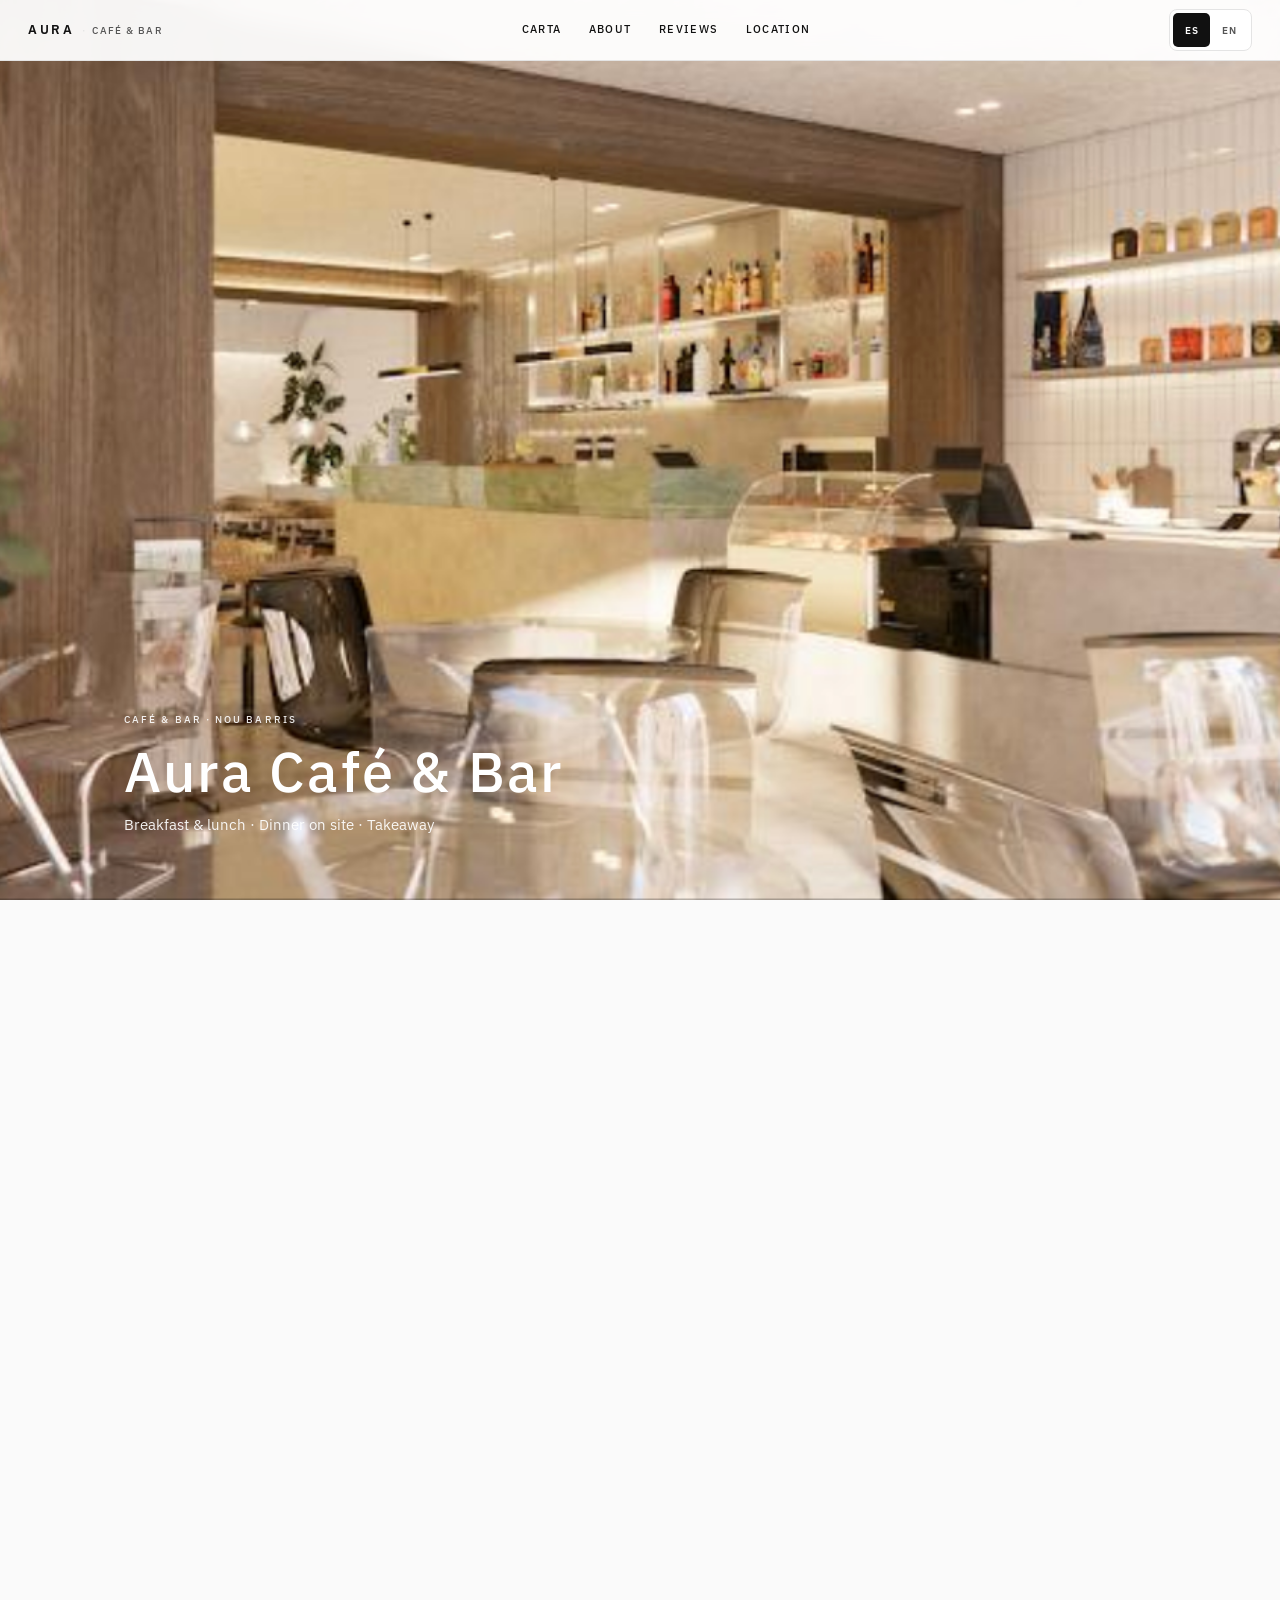
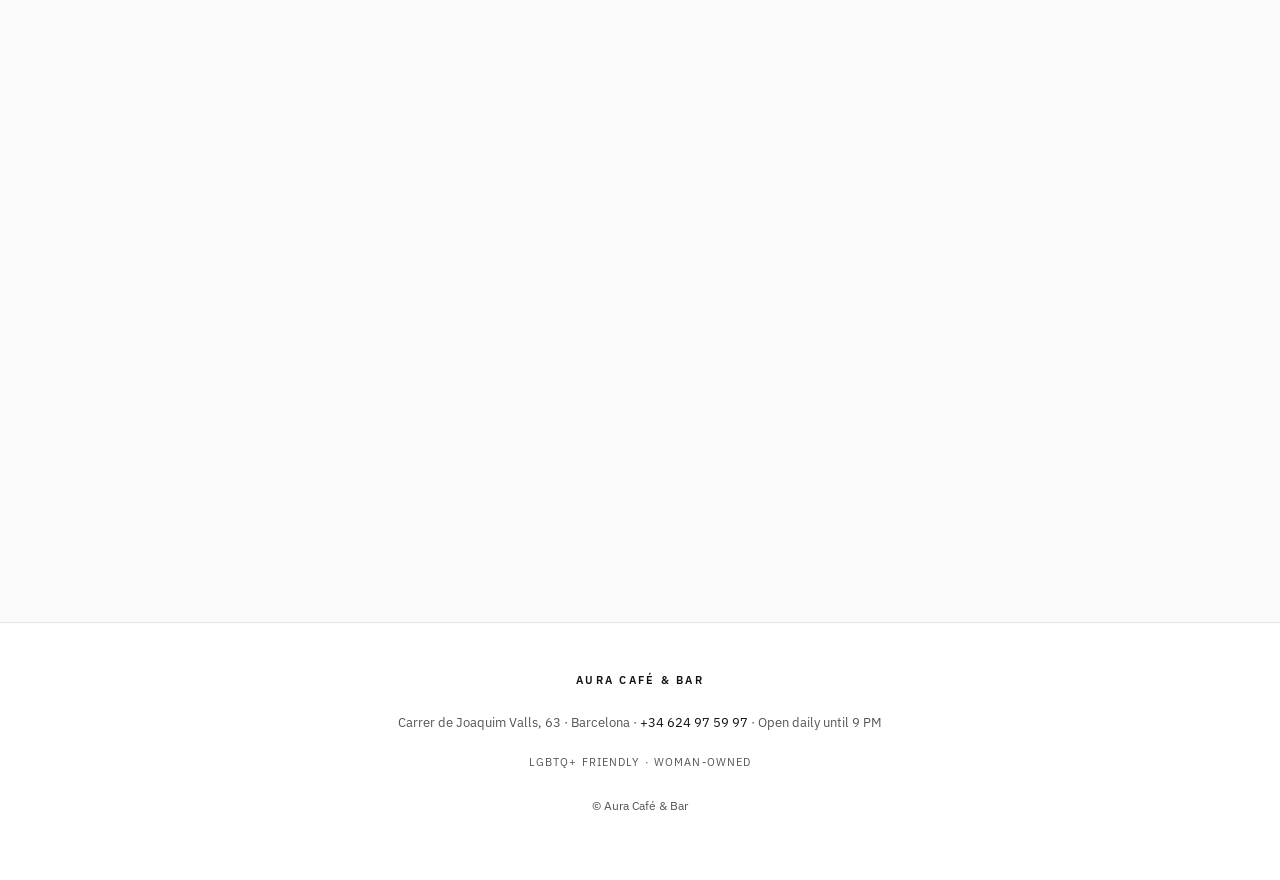
<file: index.html>
<!DOCTYPE html>
<html lang="es">
  <head>
    <meta charset="utf-8" />
    <meta name="viewport" content="width=device-width, initial-scale=1" />
    <meta
      name="description"
      content="Aura Café &amp; Bar — breakfast and lunch in Nou Barris, Barcelona. Woman-owned, LGBTQ+ friendly."
    />
    <title>Aura Café &amp; Bar</title>
    <link rel="preconnect" href="https://fonts.googleapis.com" />
    <link rel="preconnect" href="https://fonts.gstatic.com" crossorigin />
    <link
      href="https://fonts.googleapis.com/css2?family=IBM+Plex+Sans:wght@400;500&display=swap"
      rel="stylesheet"
    />
    <link rel="stylesheet" href="styles.css" />
  </head>
  <body>
    <a class="skip-link" href="#main-content">Skip to content</a>

    <header class="site-header" id="top">
      <a class="site-header__logo" href="index.html" aria-label="Aura Café &amp; Bar — home">
        <span class="site-header__logo-mark">Aura</span>
        <span class="site-header__logo-sub">Café &amp; Bar</span>
      </a>
      <nav class="site-header__nav" aria-label="Primary">
        <ul>
          <li><a href="menu.html" data-i18n="nav.menu">Carta</a></li>
          <li><a href="#about">About</a></li>
          <li><a href="#reviews">Reviews</a></li>
          <li><a href="#location">Location</a></li>
        </ul>
      </nav>
      <div class="lang-switch" role="group" data-i18n-aria="lang.switchLabel" aria-label="Idioma de la carta">
        <button type="button" class="lang-switch__btn is-active" data-lang="es" aria-pressed="true">ES</button>
        <button type="button" class="lang-switch__btn" data-lang="en" aria-pressed="false">EN</button>
      </div>
    </header>

    <section class="hero" aria-label="Welcome">
      <div class="hero__slideshow" aria-hidden="true">
        <img
          class="hero__slide is-active"
          src="images/interior.png"
          alt=""
          width="1064"
          height="594"
          fetchpriority="high"
        />
        <img
          class="hero__slide"
          src="images/drinks.png"
          alt=""
          width="1200"
          height="675"
          loading="lazy"
        />
        <img
          class="hero__slide"
          src="images/breakfast-bowl.png"
          alt=""
          width="1200"
          height="675"
          loading="lazy"
        />
        <img
          class="hero__slide"
          src="images/pancakes.png"
          alt=""
          width="1200"
          height="675"
          loading="lazy"
        />
      </div>
      <p class="visually-hidden" id="hero-visual-desc">
        Photos of Aura Café &amp; Bar: dining room with counter, drinks, brunch bowls, and pancakes.
      </p>
      <div class="hero__overlay" aria-hidden="true"></div>
      <div class="hero__content">
        <p class="hero__eyebrow">Café &amp; Bar · Nou Barris</p>
        <h1 class="hero__title">Aura Café &amp; Bar</h1>
        <p class="hero__tagline">Breakfast &amp; lunch · Dinner on site · Takeaway</p>
      </div>
    </section>

    <main id="main-content">
      <section id="menu" class="section scroll-reveal menu-teaser" aria-labelledby="menu-heading">
        <p class="section__label" id="menu-label" data-i18n="menu.label">Carta</p>
        <h2 class="section__title" id="menu-heading" data-i18n="menu.title">Nuestra carta</h2>
        <div class="menu-teaser__body prose">
          <p data-i18n="menu.teaser.lead">
            Brunch, pancakes, tostadas, smoothies y café de especialidad — carta variada para desayunar y comer en
            barrio.
          </p>
          <p data-i18n="menu.teaser.detail">Precios y alérgenos en la carta completa en español e inglés.</p>
          <p class="menu-teaser__actions">
            <a class="menu-teaser__cta" href="menu.html" data-i18n="menu.teaser.cta">Ver carta completa</a>
          </p>
        </div>
      </section>

      <section id="about" class="section section--alt scroll-reveal" aria-labelledby="about-heading">
        <p class="section__label">About</p>
        <h2 class="section__title" id="about-heading">Your neighborhood table</h2>

        <div class="photo-strip" role="group" aria-label="Aura Café interior">
          <figure class="photo-strip__main">
            <img
              loading="lazy"
              src="images/interior.png"
              alt="Cozy dining area at Aura Café &amp; Bar with natural light, greenery, and an inviting neighborhood feel"
              width="1064"
              height="594"
            />
            <figcaption>Mornings, lunch, and evenings in Nou Barris</figcaption>
          </figure>
          <figure class="photo-strip__main">
            <img
              loading="lazy"
              src="images/interior-dining.png"
              alt="Counter and dining area at Aura Café &amp; Bar"
              width="376"
              height="374"
            />
            <figcaption>Neighborhood counter service</figcaption>
          </figure>
        </div>

        <div class="prose">
          <p>
            Aura Café &amp; Bar is a neighborhood spot in Nou Barris where mornings start with good coffee
            and afternoons linger over simple, honest food. We serve breakfast and lunch daily, with dinner
            on site and takeaway when you are on the go.
          </p>
          <p>
            Our kitchen focuses on approachable plates, fresh pastries, and sandwiches made to order — the
            kind of place where regulars are greeted by name and newcomers feel at home right away.
          </p>
          <p class="values">
            <span class="values__line">LGBTQ+ friendly</span>
            <span class="values__line">Woman-owned business</span>
          </p>
        </div>
      </section>

      <section id="reviews" class="section scroll-reveal" aria-labelledby="reviews-heading">
        <p class="section__label">Reviews</p>
        <h2 class="section__title" id="reviews-heading">What guests say</h2>

        <div class="reviews-summary" aria-label="Average 4,9 out of 5 from 142 reviews">
          <div class="reviews-summary__stars" aria-hidden="true">★★★★★</div>
          <p class="reviews-summary__score">4,9</p>
          <p class="reviews-summary__meta">142 reviews</p>
        </div>

        <p class="reviews-carousel-hint" id="reviews-carousel-hint">
          Pasan solas de izquierda a derecha · toca para leer
        </p>

        <div
          class="reviews-carousel"
          role="region"
          aria-roledescription="carousel"
          aria-label="Guest reviews"
          aria-describedby="reviews-carousel-hint"
          tabindex="0"
        >
          <div class="review-list" data-reviews-track>
          <article class="review-card">
            <header class="review-card__head">
              <span class="review-card__name">andreina cristancho</span>
              <span class="review-card__stars" aria-label="5 out of 5 stars">
                <span aria-hidden="true">★★★★★</span>
              </span>
            </header>
            <blockquote class="review-card__quote" lang="es">
              Me encantó! Comí con mi amiga, la pasamos súper rico, la comida deliciosa, el brunch super
              completo y muy rico. La atención excelente, las chicas son un amor y muy atentas. Volveremos,
              definitivamente nos encantó.
            </blockquote>
            <time class="review-card__date" datetime="2026-11-06">1 week ago</time>
          </article>

          <article class="review-card">
            <header class="review-card__head">
              <span class="review-card__name">Veronica Echeverri</span>
              <span class="review-card__stars" aria-label="5 out of 5 stars">
                <span aria-hidden="true">★★★★★</span>
              </span>
            </header>
            <blockquote class="review-card__quote" lang="es">
              Una experiencia maravillosa desde que cruzas la puerta. Personal amable y atento — Daniel en
              sala, la barra encantadora. Ambiente cálido, decoración acogedora, aire acondicionado perfecto. La
              comida, la calidad: menú disponible todos los días, humus en su punto, ensalada con serrano
              riquísima. Si quieres un buen brunch, no dudes en venir a Aura. A partir de ahora, nuestro lugar
              favorito.
            </blockquote>
            <time class="review-card__date" datetime="2026-09-13">2 months ago</time>
          </article>

          <article class="review-card">
            <header class="review-card__head">
              <span class="review-card__name">Astrid</span>
              <span class="review-card__stars" aria-label="5 out of 5 stars">
                <span aria-hidden="true">★★★★★</span>
              </span>
            </header>
            <blockquote class="review-card__quote" lang="en">
              Great value for money! This is the best brunch spot I've ever tried. Both the yoghurt and main
              dishes are absolutely delicious, and the fruit is super fresh. Highly, highly recommend it.
            </blockquote>
            <time class="review-card__date" datetime="2026-10-13">1 month ago</time>
          </article>

          <article class="review-card">
            <header class="review-card__head">
              <span class="review-card__name">David</span>
              <span class="review-card__stars" aria-label="5 out of 5 stars">
                <span aria-hidden="true">★★★★★</span>
              </span>
            </header>
            <blockquote class="review-card__quote" lang="es">
              Buen sitio para desayunar rico, casero y de calidad. La carta es muy variada: tostadas con huevos
              benedict, croissants o pancakes. La atención es muy buena y el local está decorado con gusto. Sin
              duda una opción de barrio muy recomendable.
            </blockquote>
            <time class="review-card__date" datetime="2026-09-13">2 months ago</time>
          </article>

          <article class="review-card">
            <header class="review-card__head">
              <span class="review-card__name">Lu González</span>
              <span class="review-card__stars" aria-label="5 out of 5 stars">
                <span aria-hidden="true">★★★★★</span>
              </span>
            </header>
            <blockquote class="review-card__quote" lang="es">
              Es muy agradable el personal y atenta, una comida exquisita tanto dulce como salada. Una cosa muy
              importante es que son pet friendly.
            </blockquote>
            <time class="review-card__date" datetime="2026-10-30">2 weeks ago</time>
          </article>

          <article class="review-card">
            <header class="review-card__head">
              <span class="review-card__name">Cata Sánchez</span>
              <span class="review-card__stars" aria-label="5 out of 5 stars">
                <span aria-hidden="true">★★★★★</span>
              </span>
            </header>
            <blockquote class="review-card__quote" lang="es">
              Ya es la segunda vez que vamos a este brunch y es de mis favoritos en Barcelona. La atención 10/10,
              hay muy buen ambiente y se nota que todo lo sirven con cariño. Recomiendo los pancakes de frutos
              rojos y el matcha fresa. Sin duda volveré.
            </blockquote>
            <time class="review-card__date" datetime="2026-06-13">5 months ago</time>
          </article>

          <article class="review-card">
            <header class="review-card__head">
              <span class="review-card__name">Scid</span>
              <span class="review-card__stars" aria-label="4 out of 5 stars">
                <span aria-hidden="true">★★★★☆</span>
              </span>
            </header>
            <blockquote class="review-card__quote" lang="de">
              Sehr feiner Avocado-Toast mit Tomaten und Hummus. Plus grüner Salat als Beilage — lecker.
              Cappuccino mit Hafermilch; die Schablone mit Schokolade war nicht so meins.
            </blockquote>
            <time class="review-card__date" datetime="2026-04-13">7 months ago</time>
          </article>
          </div>
        </div>
      </section>

      <section id="location" class="section section--alt scroll-reveal" aria-labelledby="location-heading">
        <p class="section__label">Location</p>
        <h2 class="section__title" id="location-heading">Visit us</h2>

        <div class="location-details">
          <dl class="location-dl">
            <dt>Address</dt>
            <dd>
              Carrer de Joaquim Valls, 63<br />
              Nou Barris, 08016 Barcelona, Spain
            </dd>
            <dt>Phone</dt>
            <dd><a href="tel:+34624975997">+34 624 97 59 97</a></dd>
            <dt>Hours</dt>
            <dd>Open daily; closes <strong>9:00&nbsp;PM</strong> (confirm with staff for holidays).</dd>
            <dt>Price</dt>
            <dd>Most breakfast and lunch items <strong>1–10&nbsp;€</strong> per person.</dd>
          </dl>

          <p class="values values--footer">
            <span class="values__line">LGBTQ+ friendly</span>
            <span class="values__line">Woman-owned business</span>
          </p>
        </div>

        <div class="map-wrap">
          <iframe
            title="Map: Aura Café &amp; Bar, Carrer de Joaquim Valls 63, Barcelona"
            loading="lazy"
            referrerpolicy="no-referrer-when-downgrade"
            src="https://maps.google.com/maps?q=Carrer+de+Joaquim+Valls,+63,+08016+Barcelona,+Spain&amp;hl=en&amp;z=16&amp;output=embed"
          ></iframe>
        </div>
        <p class="map-alt">
          Also on
          <a
            href="https://www.openstreetmap.org/search?query=Carrer%20de%20Joaquim%20Valls%2063%208016%20Barcelona"
            target="_blank"
            rel="noopener noreferrer"
            >OpenStreetMap</a
          >
          · Plus code: <strong>C5VJ+97 Barcelona</strong>
        </p>
      </section>
    </main>

    <footer class="site-footer">
      <p class="site-footer__brand">Aura Café &amp; Bar</p>
      <p class="site-footer__meta">
        Carrer de Joaquim Valls, 63 · Barcelona ·
        <a href="tel:+34624975997">+34 624 97 59 97</a> · Open daily until 9&nbsp;PM
      </p>
      <p class="site-footer__values">LGBTQ+ friendly · Woman-owned</p>
      <p class="site-footer__copy">© Aura Café &amp; Bar</p>
    </footer>
    <script src="hero.js" defer></script>
    <script src="menu-i18n.js" defer></script>
    <script src="reviews.js" defer></script>
  </body>
</html>
</file>
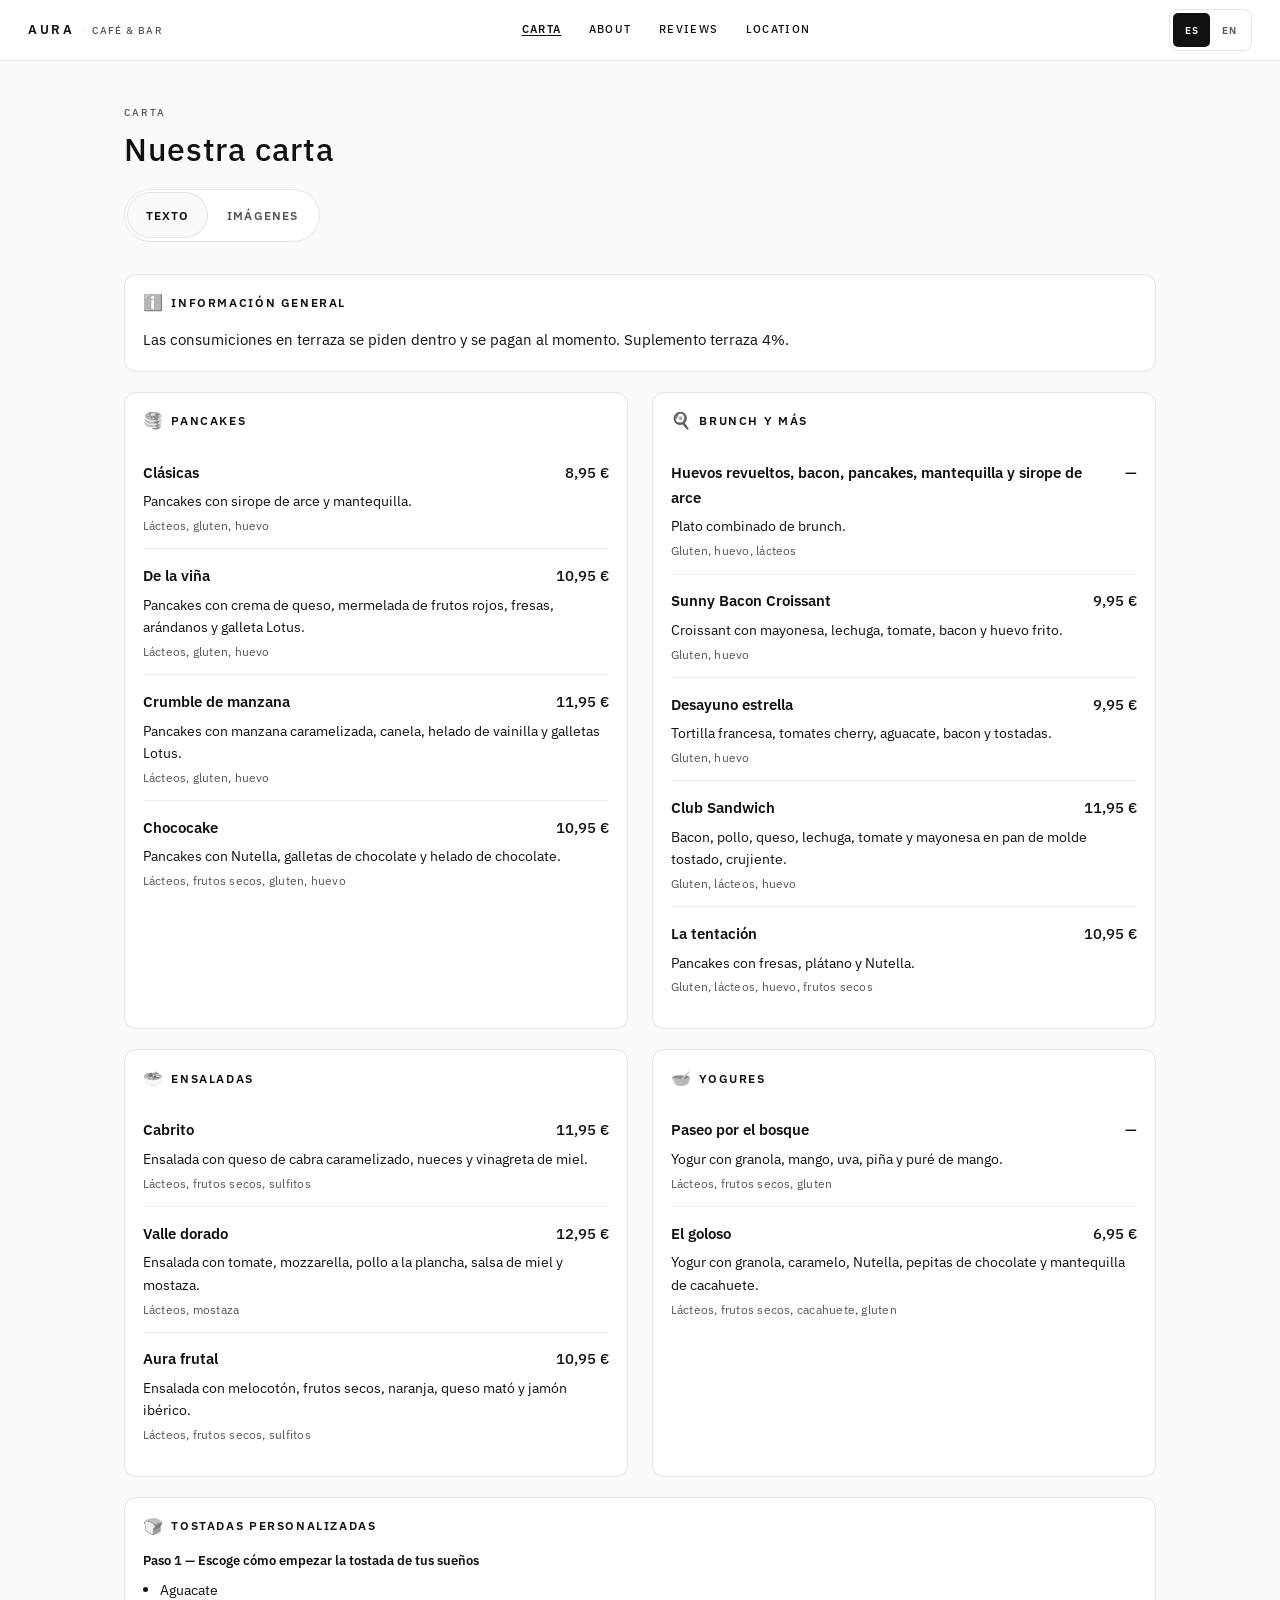
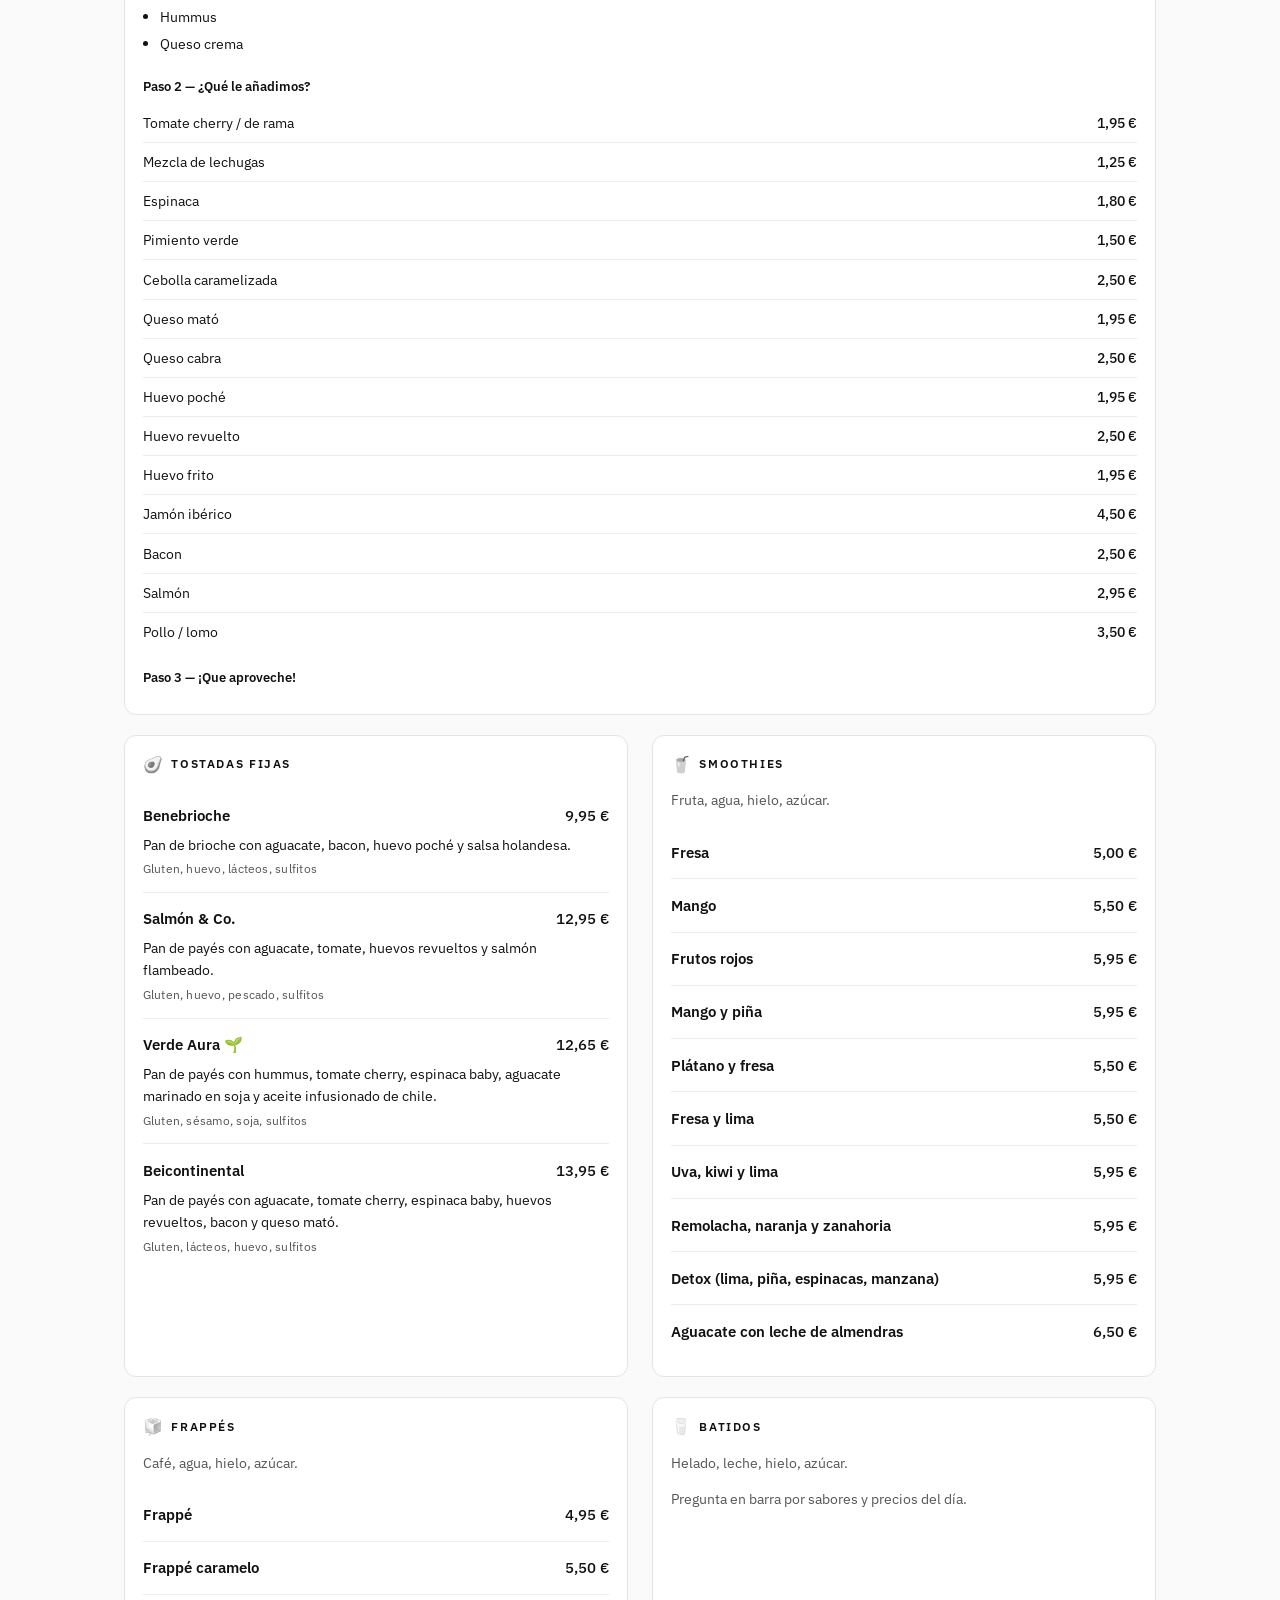
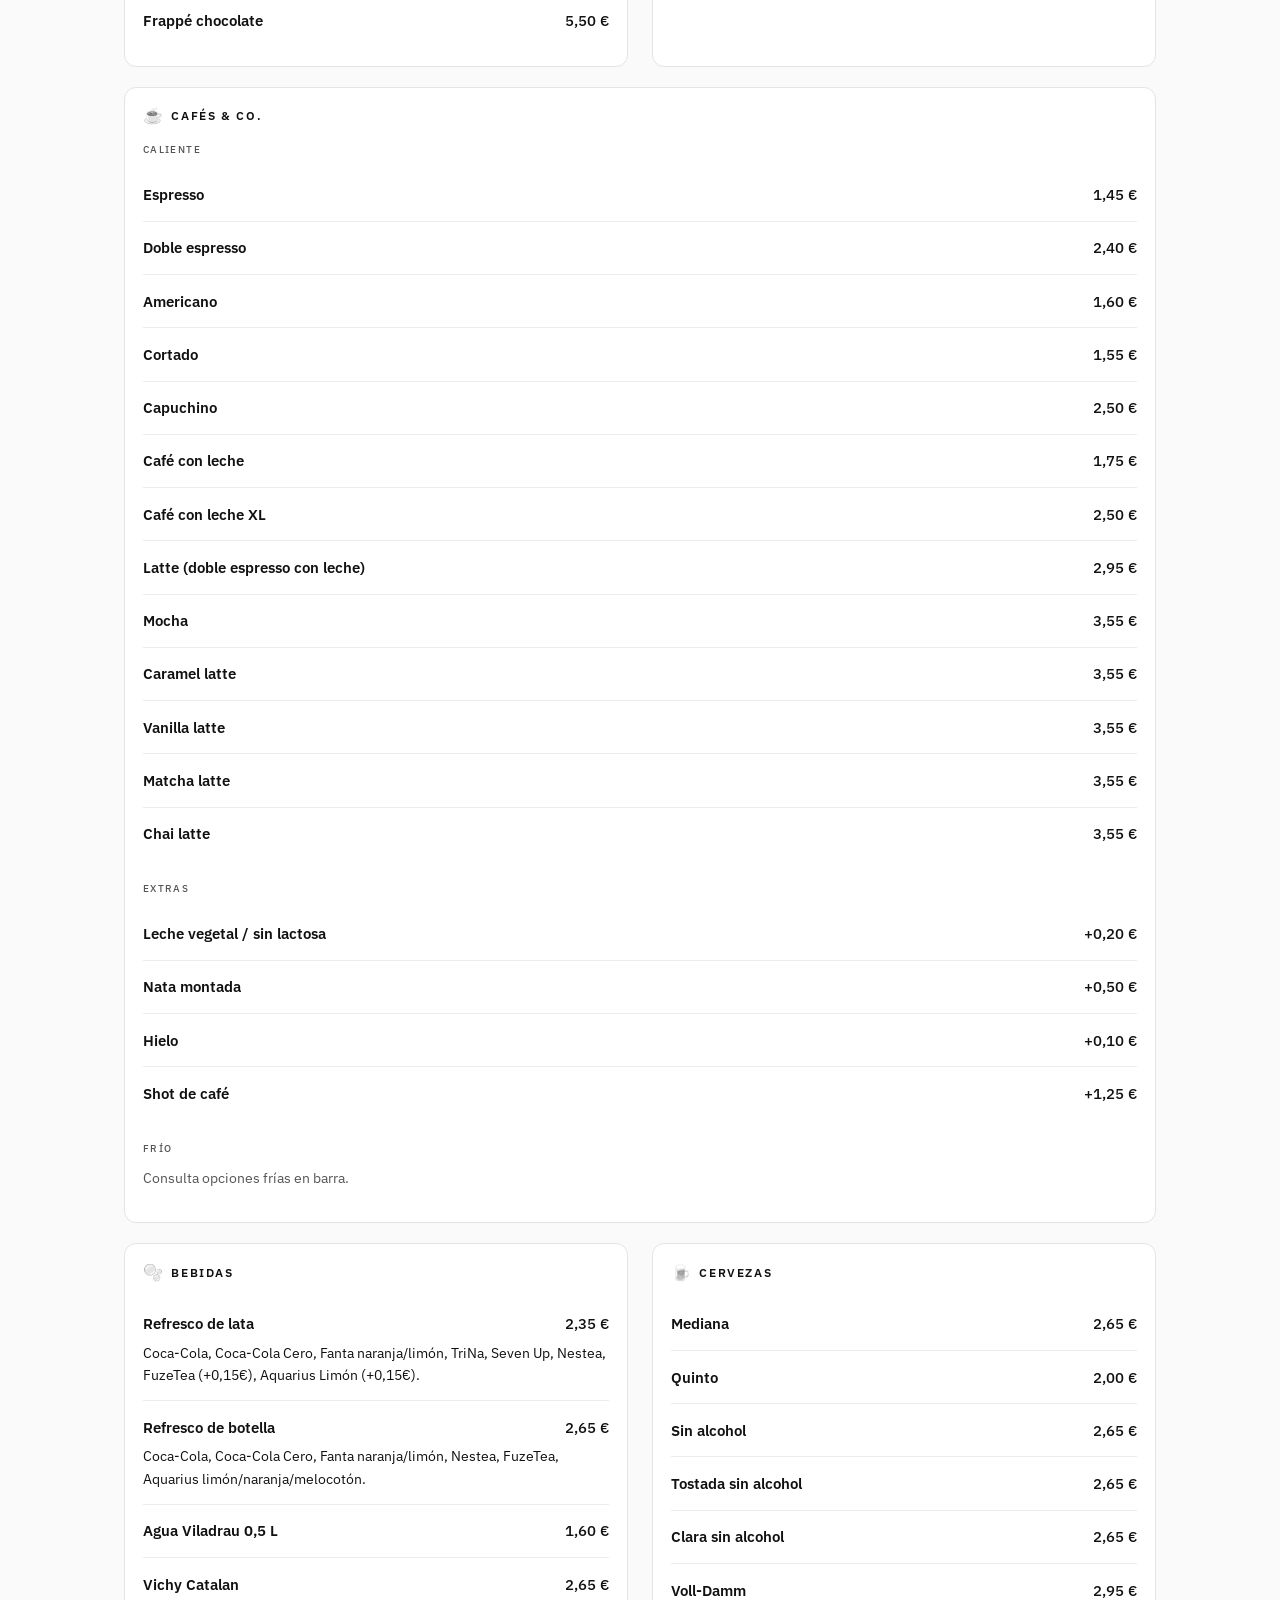
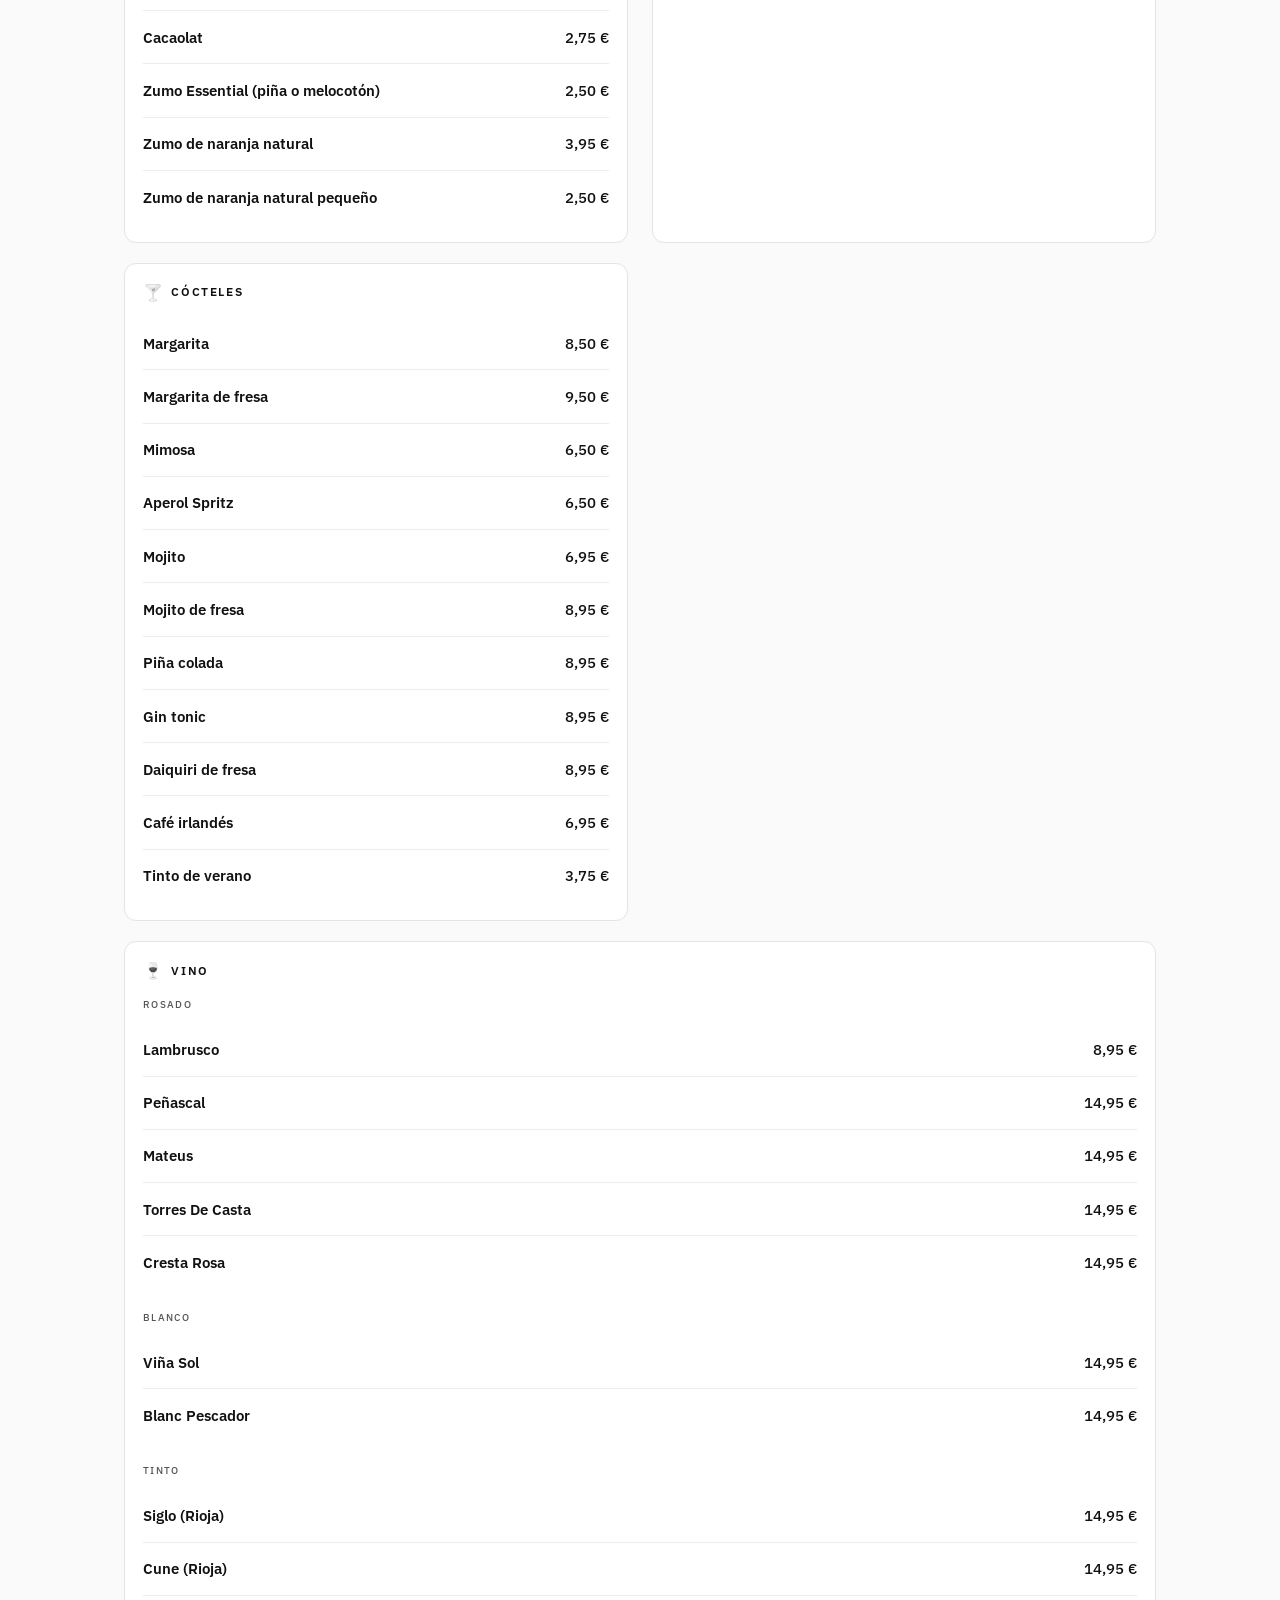
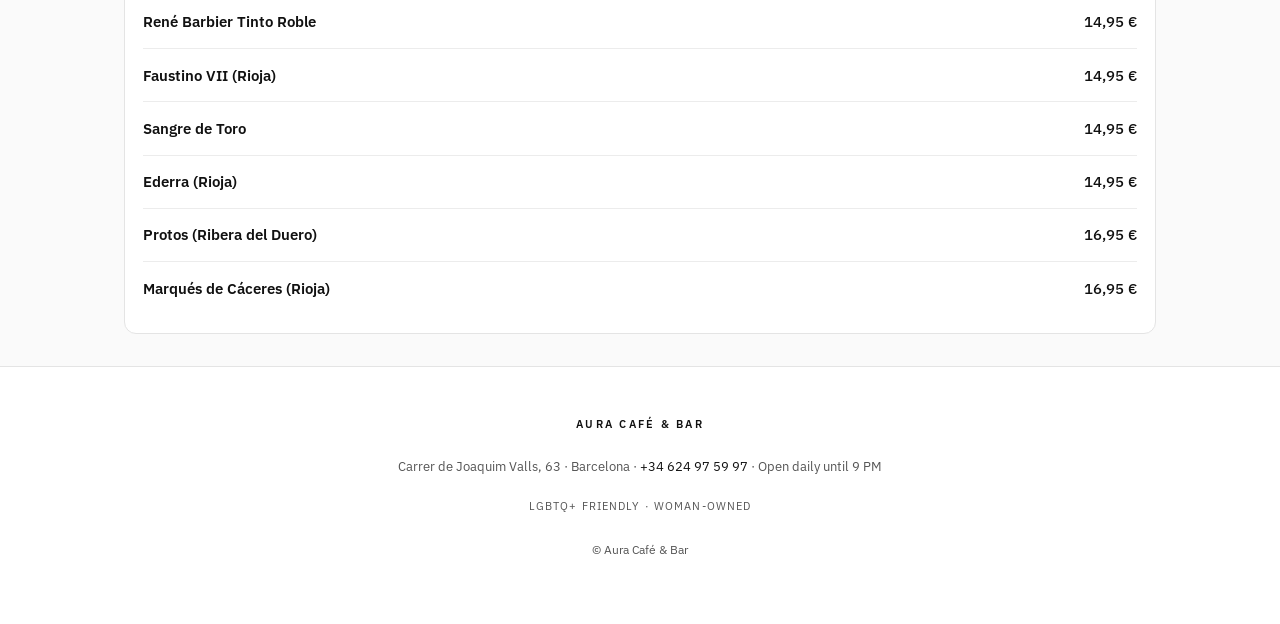
<file: menu.html>
<!DOCTYPE html>
<html lang="es">
  <head>
    <meta charset="utf-8" />
    <meta name="viewport" content="width=device-width, initial-scale=1" />
    <meta
      name="description"
      content="Full menu — Aura Café &amp; Bar, breakfast and lunch in Nou Barris, Barcelona. Spanish and English."
    />
    <title>Carta · Aura Café &amp; Bar</title>
    <link rel="preconnect" href="https://fonts.googleapis.com" />
    <link rel="preconnect" href="https://fonts.gstatic.com" crossorigin />
    <link
      href="https://fonts.googleapis.com/css2?family=IBM+Plex+Sans:wght@400;500&display=swap"
      rel="stylesheet"
    />
    <link rel="stylesheet" href="styles.css" />
  </head>
  <body class="page-menu">
    <a class="skip-link" href="#main-content">Skip to content</a>

    <header class="site-header" id="top">
      <a class="site-header__logo" href="index.html" aria-label="Aura Café &amp; Bar — home">
        <span class="site-header__logo-mark">Aura</span>
        <span class="site-header__logo-sub">Café &amp; Bar</span>
      </a>
      <nav class="site-header__nav" aria-label="Primary">
        <ul>
          <li><a href="menu.html" aria-current="page" data-i18n="nav.menu">Carta</a></li>
          <li><a href="index.html#about">About</a></li>
          <li><a href="index.html#reviews">Reviews</a></li>
          <li><a href="index.html#location">Location</a></li>
        </ul>
      </nav>
      <div class="lang-switch" role="group" data-i18n-aria="lang.switchLabel" aria-label="Idioma de la carta">
        <button type="button" class="lang-switch__btn is-active" data-lang="es" aria-pressed="true">ES</button>
        <button type="button" class="lang-switch__btn" data-lang="en" aria-pressed="false">EN</button>
      </div>
    </header>

    <main id="main-content" class="menu-page">
      <header class="menu-page__intro section section--compact">
        <p class="section__label" data-i18n="menu.label">Carta</p>
        <h1 class="section__title menu-page__title" data-i18n="menu.title">Nuestra carta</h1>
        <div
          class="menu-format"
          role="tablist"
          data-i18n-aria="menu.format.label"
          aria-label="Formato de la carta"
        >
          <button
            type="button"
            class="menu-format__btn is-active"
            role="tab"
            id="menu-tab-text"
            aria-selected="true"
            aria-controls="menu-panel-text"
            data-menu-format="text"
          >
            <span data-i18n="menu.format.text">Texto</span>
          </button>
          <button
            type="button"
            class="menu-format__btn"
            role="tab"
            id="menu-tab-images"
            aria-selected="false"
            aria-controls="menu-panel-images"
            data-menu-format="images"
            tabindex="-1"
          >
            <span data-i18n="menu.format.images">Imágenes</span>
          </button>
        </div>
      </header>

      <section
        id="menu-panel-text"
        class="section section--compact menu-page__carta menu-panel is-visible"
        role="tabpanel"
        aria-labelledby="menu-tab-text menu-text-heading"
      >
        <h2 class="visually-hidden" id="menu-text-heading">Menu items</h2>
        <div id="menu-root" class="menu-carta" aria-live="polite"></div>
      </section>

      <section
        id="menu-panel-images"
        class="section menu-scan menu-panel"
        role="tabpanel"
        aria-labelledby="menu-tab-images"
        hidden
      >
        <p class="section__label" data-i18n="menu.format.imagesLabel">Fotos</p>
        <h2 class="section__title" id="menu-scan-heading" data-i18n="menu.scan.title">Carta impresa</h2>
        <p class="menu-scan__hint" data-i18n="menu.scan.hint">Toca una imagen para verla a tamaño completo</p>

        <div class="menu-scan__stack">
          <figure class="menu-scan__card">
            <button
              type="button"
              class="menu-scan__open"
              data-menu-scan-open
              data-full-src="images/menu/scan-brunch-smoothies.png"
              data-i18n-caption="menu.scan.brunch"
              data-full-caption="Brunch y smoothies"
            >
              <img
                src="images/menu/scan-brunch-smoothies.png"
                alt=""
                width="1024"
                height="1024"
                loading="lazy"
                decoding="async"
              />
            </button>
            <figcaption data-i18n="menu.scan.brunch">Brunch y smoothies</figcaption>
          </figure>

          <figure class="menu-scan__card">
            <button
              type="button"
              class="menu-scan__open"
              data-menu-scan-open
              data-full-src="images/menu/scan-pancakes-cocktails.png"
              data-i18n-caption="menu.scan.pancakes"
              data-full-caption="Pancakes y cócteles"
            >
              <img
                src="images/menu/scan-pancakes-cocktails.png"
                alt=""
                width="1024"
                height="1024"
                loading="lazy"
                decoding="async"
              />
            </button>
            <figcaption data-i18n="menu.scan.pancakes">Pancakes y cócteles</figcaption>
          </figure>
        </div>
      </section>
    </main>

    <dialog class="menu-lightbox" id="menu-lightbox" aria-label="Menu photo">
      <form method="dialog" class="menu-lightbox__toolbar">
        <button type="submit" class="menu-lightbox__close" data-lightbox-close data-i18n="menu.lightbox.close">
          Cerrar
        </button>
      </form>
      <div class="menu-lightbox__stage">
        <img class="menu-lightbox__img" alt="" decoding="async" />
      </div>
    </dialog>

    <footer class="site-footer">
      <p class="site-footer__brand">Aura Café &amp; Bar</p>
      <p class="site-footer__meta">
        Carrer de Joaquim Valls, 63 · Barcelona ·
        <a href="tel:+34624975997">+34 624 97 59 97</a> · Open daily until 9&nbsp;PM
      </p>
      <p class="site-footer__values">LGBTQ+ friendly · Woman-owned</p>
      <p class="site-footer__copy">© Aura Café &amp; Bar</p>
    </footer>
    <script src="menu-i18n.js" defer></script>
  </body>
</html>
</file>
<file: styles.css>
:root {
  --color-bg: #fafafa;
  --color-bg-alt: #ffffff;
  --color-text: #111111;
  --color-muted: #555555;
  --color-border: #e4e4e4;
  --color-border-subtle: #ececec;
  --font-sans: "IBM Plex Sans", "Helvetica Neue", Arial, sans-serif;
  --header-h: 3.5rem;
  --space-section: clamp(3.25rem, 10vw, 6.5rem);
  --gutter: clamp(1rem, 4.5vw, 1.75rem);
  --max-width: 68rem;
  --radius-card: 12px;
  --touch-min: 2.75rem;
  --focus-ring: 0 0 0 2px #ffffff, 0 0 0 4px #111111;
}

*,
*::before,
*::after {
  box-sizing: border-box;
}

html {
  scroll-behavior: smooth;
}

@media (prefers-reduced-motion: reduce) {
  html {
    scroll-behavior: auto;
  }
}

body {
  margin: 0;
  font-family: var(--font-sans);
  font-size: 1rem;
  line-height: 1.65;
  font-weight: 400;
  color: var(--color-text);
  background: var(--color-bg);
  -webkit-font-smoothing: antialiased;
}

.skip-link {
  position: absolute;
  left: -9999px;
  top: 0;
  min-height: var(--touch-min);
  padding: 0.75rem 1.25rem;
  background: #111111;
  color: #ffffff;
  z-index: 200;
  text-decoration: none;
}

.skip-link:focus {
  left: 0;
}

/* Fixed header */
.site-header {
  position: fixed;
  top: 0;
  left: 0;
  right: 0;
  z-index: 100;
  display: flex;
  align-items: center;
  justify-content: space-between;
  gap: 0.75rem;
  min-height: var(--header-h);
  padding: 0.5rem var(--gutter);
  background: rgba(255, 255, 255, 0.94);
  backdrop-filter: blur(10px);
  border-bottom: 1px solid var(--color-border);
}

.site-header__logo {
  display: flex;
  flex-direction: column;
  gap: 0.1rem;
  text-decoration: none;
  color: var(--color-text);
  line-height: 1.15;
  padding: 0.35rem 0;
  max-width: min(11rem, 42vw);
}

.site-header__logo-mark {
  font-size: 0.8rem;
  font-weight: 600;
  letter-spacing: 0.2em;
  text-transform: uppercase;
}

.site-header__logo-sub {
  font-size: 0.62rem;
  font-weight: 500;
  letter-spacing: 0.14em;
  text-transform: uppercase;
  color: var(--color-muted);
}

@media (min-width: 480px) {
  .site-header__logo {
    flex-direction: row;
    flex-wrap: wrap;
    align-items: baseline;
    gap: 0.35rem 0.5rem;
    max-width: none;
  }

  .site-header__logo-sub::before {
    content: "·";
    margin-right: 0.35rem;
    color: var(--color-border);
  }
}

.site-header__nav ul {
  display: flex;
  flex-wrap: wrap;
  justify-content: flex-end;
  gap: 0.25rem 0.5rem;
  margin: 0;
  padding: 0;
  list-style: none;
}

.site-header__nav a {
  display: inline-flex;
  align-items: center;
  min-height: var(--touch-min);
  padding: 0.4rem 0.55rem;
  font-size: 0.68rem;
  font-weight: 500;
  letter-spacing: 0.12em;
  text-transform: uppercase;
  text-decoration: none;
  color: var(--color-text);
  border-radius: 6px;
  border: 1px solid transparent;
  transition: border-color 0.2s ease, background 0.2s ease;
}

.site-header__nav a:hover {
  border-color: var(--color-border);
  background: #ffffff;
}

.site-header__nav a:focus-visible,
.site-header__logo:focus-visible {
  outline: none;
  box-shadow: var(--focus-ring);
  border-radius: 6px;
}

.lang-switch {
  display: inline-flex;
  flex-shrink: 0;
  padding: 3px;
  border: 1px solid var(--color-border);
  border-radius: 8px;
  background: #ffffff;
}

.lang-switch__btn {
  min-width: 2.35rem;
  min-height: 2.1rem;
  padding: 0.25rem 0.45rem;
  border: 0;
  border-radius: 5px;
  font-family: inherit;
  font-size: 0.65rem;
  font-weight: 600;
  letter-spacing: 0.08em;
  text-transform: uppercase;
  color: var(--color-muted);
  background: transparent;
  cursor: pointer;
}

.lang-switch__btn.is-active {
  color: #ffffff;
  background: #111111;
}

.lang-switch__btn:focus-visible {
  outline: none;
  box-shadow: var(--focus-ring);
}

@media (max-width: 420px) {
  .site-header__nav a {
    padding: 0.35rem 0.4rem;
    font-size: 0.62rem;
  }
}

/* Hero */
.hero {
  position: relative;
  min-height: clamp(14rem, 52vh, 100vh);
  min-height: clamp(14rem, 52svh, 100svh);
  display: flex;
  align-items: flex-end;
  margin-top: 0;
}

@media (min-width: 768px) {
  .hero {
    min-height: 100vh;
    min-height: 100svh;
  }
}

.hero__slideshow {
  position: absolute;
  inset: 0;
  overflow: hidden;
}

.hero__slide {
  position: absolute;
  inset: 0;
  width: 100%;
  height: 100%;
  object-fit: cover;
  object-position: center center;
  opacity: 0;
  transition: opacity 1.2s ease-in-out;
  will-change: opacity;
}

.hero__slide.is-active {
  opacity: 1;
  z-index: 1;
}

.hero__slide:nth-child(1) {
  object-position: center 45%;
}

.hero__slide:nth-child(2),
.hero__slide:nth-child(3),
.hero__slide:nth-child(4) {
  object-position: center 42%;
}

@media (prefers-reduced-motion: reduce) {
  .hero__slide {
    transition: none;
  }
}

.visually-hidden {
  position: absolute;
  width: 1px;
  height: 1px;
  padding: 0;
  margin: -1px;
  overflow: hidden;
  clip: rect(0, 0, 0, 0);
  white-space: nowrap;
  border: 0;
}

.hero__overlay {
  position: absolute;
  inset: 0;
  background: linear-gradient(
    180deg,
    rgba(0, 0, 0, 0.1) 0%,
    rgba(0, 0, 0, 0.38) 70%,
    rgba(0, 0, 0, 0.58) 100%
  );
}

.hero__content {
  position: relative;
  z-index: 1;
  width: 100%;
  max-width: var(--max-width);
  margin: 0 auto;
  padding: clamp(5rem, 18vh, 8rem) var(--gutter) clamp(2.5rem, 8vh, 4rem);
  color: #ffffff;
}

.hero__eyebrow {
  margin: 0 0 0.75rem;
  font-size: 0.65rem;
  font-weight: 500;
  letter-spacing: 0.2em;
  text-transform: uppercase;
  opacity: 0.9;
}

.hero__title {
  margin: 0 0 0.65rem;
  font-size: clamp(1.65rem, 6.5vw, 3.5rem);
  font-weight: 500;
  letter-spacing: 0.04em;
  line-height: 1.12;
  max-width: 14ch;
}

.hero__tagline {
  margin: 0;
  max-width: 24rem;
  font-size: 0.95rem;
  font-weight: 400;
  line-height: 1.5;
  opacity: 0.92;
}

/* Sections */
main {
  display: block;
}

.section {
  max-width: var(--max-width);
  margin: 0 auto;
  padding: var(--space-section) var(--gutter);
}

.section--alt {
  background: var(--color-bg-alt);
  box-shadow: inset 0 1px 0 var(--color-border-subtle);
}

#reviews.section {
  max-width: none;
  padding-left: 0;
  padding-right: 0;
}

#reviews .section__label,
#reviews .section__title,
#reviews .reviews-summary,
#reviews .reviews-carousel-hint {
  padding-left: var(--gutter);
  padding-right: var(--gutter);
  max-width: var(--max-width);
  margin-left: auto;
  margin-right: auto;
}

.section__label {
  margin: 0 0 0.5rem;
  font-size: 0.65rem;
  font-weight: 500;
  letter-spacing: 0.2em;
  text-transform: uppercase;
  color: var(--color-muted);
}

.section__title {
  margin: 0 0 1.5rem;
  font-size: clamp(1.5rem, 4vw, 2rem);
  font-weight: 500;
  letter-spacing: 0.02em;
  line-height: 1.25;
}

.section__intro {
  max-width: 36rem;
}

.scroll-reveal {
  opacity: 1;
  transform: none;
}

@supports (animation-timeline: view()) {
  .scroll-reveal {
    opacity: 0;
    transform: translateY(12px);
    animation: section-reveal 0.8s ease forwards;
    animation-timeline: view();
    animation-range: entry 0% entry 35%;
  }
}

@keyframes section-reveal {
  to {
    opacity: 1;
    transform: translateY(0);
  }
}

@media (prefers-reduced-motion: reduce) {
  .scroll-reveal {
    opacity: 1;
    transform: none;
    animation: none;
  }
}

.note {
  padding: 1rem 1.1rem;
  margin: 0 0 2rem;
  font-size: 0.9rem;
  color: var(--color-muted);
  background: var(--color-bg-alt);
  border: 1px solid var(--color-border);
  border-radius: var(--radius-card);
}

.note strong {
  color: var(--color-text);
  font-weight: 600;
}

/* Photos */
@media (max-width: 640px) {
  .photo-strip__main img {
    max-height: 12rem;
    width: 100%;
    object-fit: cover;
  }

  .photo-strip__main + .photo-strip__main {
    display: none;
  }
}

.photo-strip {
  margin-bottom: 3rem;
  border-radius: var(--radius-card);
  overflow: hidden;
  border: 1px solid var(--color-border);
  background: #fff;
}

.photo-strip figure {
  margin: 0;
}

.photo-strip img {
  display: block;
  width: 100%;
  height: auto;
  object-fit: cover;
}

.photo-strip figcaption {
  padding: 0.5rem 0.85rem 0.85rem;
  font-size: 0.75rem;
  letter-spacing: 0.06em;
  text-transform: uppercase;
  color: var(--color-muted);
}

.photo-strip__main {
  margin-bottom: 0;
  border-bottom: 1px solid var(--color-border-subtle);
}

.photo-strip__main img {
  aspect-ratio: 16 / 9;
  max-height: 28rem;
}

.photo-strip__pair {
  display: grid;
  grid-template-columns: 1fr 1fr;
  gap: 0;
}

.photo-strip__pair figure + figure {
  border-left: 1px solid var(--color-border-subtle);
}

.photo-strip__pair img {
  aspect-ratio: 1;
}

@media (max-width: 520px) {
  .photo-strip__pair {
    grid-template-columns: 1fr;
  }

  .photo-strip__pair figure + figure {
    border-left: 0;
    border-top: 1px solid var(--color-border-subtle);
  }
}

/* Menu — text carta (i18n) */
.menu-carta {
  display: flex;
  flex-direction: column;
  gap: 1.25rem;
}

.card-framed,
.menu-category {
  padding: 1.15rem 1.1rem;
  border: 1px solid var(--color-border);
  border-radius: var(--radius-card);
  background: var(--color-bg-alt);
}

.menu-categories {
  display: grid;
  grid-template-columns: 1fr;
  gap: 1.25rem;
}

@media (min-width: 720px) {
  .menu-categories {
    grid-template-columns: 1fr 1fr;
    gap: 1.25rem 1.5rem;
  }

  .menu-category--wide {
    grid-column: 1 / -1;
  }
}

.menu-general__body {
  margin: 0;
  font-size: 0.92rem;
  color: var(--color-text);
}

.menu-heading {
  display: flex;
  align-items: center;
  gap: 0.45rem;
  margin: 0 0 1rem;
  font-size: 0.72rem;
  font-weight: 600;
  letter-spacing: 0.14em;
  text-transform: uppercase;
  color: var(--color-text);
}

.menu-heading__icon {
  font-size: 1rem;
  line-height: 1;
  filter: grayscale(1);
  opacity: 0.85;
}

.menu-subheading {
  margin: 1.25rem 0 0.65rem;
  font-size: 0.65rem;
  font-weight: 500;
  letter-spacing: 0.14em;
  text-transform: uppercase;
  color: var(--color-muted);
}

.menu-subheading:first-of-type {
  margin-top: 0.25rem;
}

.menu-intro,
.menu-note {
  margin: 0 0 0.85rem;
  font-size: 0.88rem;
  color: var(--color-muted);
}

.menu-list {
  list-style: none;
  margin: 0;
  padding: 0;
}

.menu-item {
  display: flex;
  justify-content: space-between;
  align-items: baseline;
  gap: 1.25rem;
  padding: 0.65rem 0;
  border-bottom: 1px solid var(--color-border-subtle);
  font-size: 0.95rem;
}

.menu-item:last-child {
  border-bottom: 0;
}

.menu-item--rich {
  flex-direction: column;
  align-items: stretch;
  gap: 0.35rem;
  padding: 0.85rem 0;
}

.menu-item--simple {
  min-height: auto;
  padding: 0.45rem 0;
  font-size: 0.9rem;
}

.menu-item__row {
  display: flex;
  justify-content: space-between;
  align-items: baseline;
  gap: 1rem;
}

.menu-item__name strong {
  font-weight: 600;
}

.menu-item__price {
  font-weight: 500;
  white-space: nowrap;
  font-variant-numeric: tabular-nums;
}

.menu-item__desc {
  margin: 0;
  font-size: 0.9rem;
  line-height: 1.55;
  color: var(--color-text);
}

.menu-item__allergens {
  margin: 0;
  font-size: 0.72rem;
  line-height: 1.45;
  letter-spacing: 0.02em;
  color: var(--color-muted);
}

.menu-build {
  display: flex;
  flex-direction: column;
  gap: 1.1rem;
}

.menu-build__step-title {
  margin: 0 0 0.5rem;
  font-size: 0.82rem;
  font-weight: 600;
  line-height: 1.45;
}

.menu-build__bases {
  margin: 0;
  padding: 0 0 0 1.1rem;
  font-size: 0.9rem;
}

.menu-build__bases li {
  margin-bottom: 0.2rem;
}

.menu-list--compact .menu-item {
  min-height: auto;
}

/* About */
.editorial-figure {
  margin: 0 0 2.5rem;
  border-radius: var(--radius-card);
  overflow: hidden;
  border: 1px solid var(--color-border);
  background: #fff;
}

.editorial-figure img {
  display: block;
  width: 100%;
  height: auto;
  aspect-ratio: 16 / 9;
  object-fit: cover;
  object-position: center 35%;
}

.editorial-figure figcaption {
  padding: 0.5rem 0.85rem 0.85rem;
  font-size: 0.75rem;
  letter-spacing: 0.06em;
  text-transform: uppercase;
  color: var(--color-muted);
}

.prose {
  max-width: 36rem;
  padding: 1.15rem 1.1rem;
  border: 1px solid var(--color-border);
  border-radius: var(--radius-card);
  background: var(--color-bg-alt);
}

.prose p {
  margin: 0 0 1.25rem;
}

.prose p:last-child {
  margin-bottom: 0;
}

.values {
  margin: 1.25rem 0 0;
  padding-top: 1.15rem;
  border-top: 1px solid var(--color-border-subtle);
}

.values__line {
  display: block;
  font-size: 0.75rem;
  font-weight: 500;
  letter-spacing: 0.12em;
  text-transform: uppercase;
  margin-bottom: 0.35rem;
}

/* Reviews */
.reviews-summary {
  margin: 0 0 1.25rem;
  padding: 1.15rem 1.1rem;
  border: 1px solid var(--color-border);
  border-radius: var(--radius-card);
  background: var(--color-bg-alt);
  color: var(--color-text);
}

.reviews-summary__stars {
  font-size: 1.35rem;
  letter-spacing: 0.2em;
  line-height: 1;
  margin-bottom: 0.35rem;
}

.reviews-summary__score {
  margin: 0;
  font-size: 2rem;
  font-weight: 500;
  letter-spacing: 0.02em;
  line-height: 1.1;
}

.reviews-summary__meta {
  margin: 0.35rem 0 0;
  color: var(--color-muted);
  font-size: 0.75rem;
  letter-spacing: 0.08em;
  text-transform: uppercase;
}

.reviews-carousel-hint {
  margin: 0 0 1rem;
  font-size: 0.72rem;
  letter-spacing: 0.06em;
  text-transform: uppercase;
  color: var(--color-muted);
}

.reviews-carousel {
  position: relative;
  padding: 0.25rem 0 0.5rem;
}

.reviews-carousel:focus-visible {
  outline: none;
  box-shadow: var(--focus-ring);
  border-radius: var(--radius-card);
}

.review-list {
  display: flex;
  gap: 0.85rem;
  margin: 0;
  padding: 0 var(--gutter) 0.75rem;
  list-style: none;
  overflow-x: auto;
  overflow-y: hidden;
  scroll-snap-type: x mandatory;
  scroll-padding-inline: var(--gutter);
  -webkit-overflow-scrolling: touch;
  scrollbar-width: thin;
  scrollbar-color: var(--color-border) transparent;
}

.review-list::-webkit-scrollbar {
  height: 6px;
}

.review-list::-webkit-scrollbar-thumb {
  background: var(--color-border);
  border-radius: 99px;
}

.review-card {
  flex: 0 0 min(88vw, 22rem);
  scroll-snap-align: start;
  scroll-snap-stop: always;
  padding: 1.25rem 1.15rem;
  border: 1px solid var(--color-border);
  border-radius: var(--radius-card);
  background: var(--color-bg-alt);
  box-shadow: 0 1px 0 rgba(0, 0, 0, 0.04);
}

@media (min-width: 640px) {
  .review-card {
    flex-basis: min(42vw, 24rem);
  }
}

@media (prefers-reduced-motion: reduce) {
  .review-list {
    flex-direction: column;
    overflow-x: visible;
    scroll-snap-type: none;
    gap: 1rem;
    max-width: var(--max-width);
    margin-left: auto;
    margin-right: auto;
  }

  .review-card {
    flex: 1 1 auto;
    width: 100%;
  }

  .reviews-carousel-hint {
    display: none;
  }
}

.review-card__head {
  display: flex;
  flex-wrap: wrap;
  align-items: baseline;
  justify-content: space-between;
  gap: 0.5rem 1rem;
  margin-bottom: 0.75rem;
}

.review-card__name {
  font-size: 0.75rem;
  font-weight: 600;
  letter-spacing: 0.1em;
  text-transform: uppercase;
}

.review-card__stars {
  font-size: 0.85rem;
  letter-spacing: 0.15em;
  color: var(--color-text);
}

.review-card__quote {
  margin: 0;
  font-size: 0.98rem;
  font-weight: 400;
  line-height: 1.6;
  color: var(--color-text);
}

.review-card__date {
  display: block;
  margin-top: 0.85rem;
  font-size: 0.7rem;
  letter-spacing: 0.08em;
  text-transform: uppercase;
  color: var(--color-muted);
}

/* Location */
.location-details {
  padding: 1.15rem 1.1rem;
  border: 1px solid var(--color-border);
  border-radius: var(--radius-card);
  background: var(--color-bg-alt);
  margin-bottom: 1.5rem;
}

.location-dl {
  margin: 0 0 1.5rem;
  display: grid;
  gap: 1.25rem;
}

.location-dl dt {
  margin: 0;
  font-size: 0.65rem;
  font-weight: 500;
  letter-spacing: 0.18em;
  text-transform: uppercase;
  color: var(--color-muted);
}

.location-dl dd {
  margin: 0.25rem 0 0;
}

.location-dl a {
  display: inline-flex;
  align-items: center;
  min-height: var(--touch-min);
  color: var(--color-text);
  text-decoration: underline;
  text-underline-offset: 3px;
}

.location-dl a:focus-visible {
  outline: none;
  box-shadow: var(--focus-ring);
  border-radius: 4px;
}

.values--footer {
  margin-bottom: 0;
  padding-top: 1rem;
}

.map-wrap {
  aspect-ratio: 16 / 10;
  border: 1px solid var(--color-border);
  border-radius: var(--radius-card);
  overflow: hidden;
  background: var(--color-bg);
}

.map-wrap iframe {
  width: 100%;
  height: 100%;
  border: 0;
  display: block;
}

.map-alt {
  margin: 1rem 0 0;
  font-size: 0.85rem;
  color: var(--color-muted);
}

.map-alt a {
  color: var(--color-text);
  min-height: var(--touch-min);
  display: inline-flex;
  align-items: center;
}

.map-alt a:focus-visible {
  outline: none;
  box-shadow: var(--focus-ring);
}

/* Footer */
.site-footer {
  padding: 3rem var(--gutter) 4rem;
  text-align: center;
  border-top: 1px solid var(--color-border);
  background: var(--color-bg-alt);
  font-size: 0.8rem;
  color: var(--color-muted);
}

.site-footer__brand {
  margin: 0 0 0.75rem;
  font-size: 0.7rem;
  font-weight: 600;
  letter-spacing: 0.2em;
  text-transform: uppercase;
  color: var(--color-text);
}

.site-footer__meta {
  margin: 0 0 0.5rem;
  line-height: 1.6;
}

.site-footer__meta a {
  color: var(--color-text);
  text-decoration: none;
  min-height: var(--touch-min);
  display: inline-flex;
  align-items: center;
}

.site-footer__meta a:hover {
  text-decoration: underline;
}

.site-footer__values {
  margin: 0 0 1.5rem;
  font-size: 0.7rem;
  letter-spacing: 0.1em;
  text-transform: uppercase;
}

.site-footer__copy {
  margin: 0;
  font-size: 0.75rem;
}

/* Offset anchor scroll for fixed header */
section[id] {
  scroll-margin-top: calc(var(--header-h) + 0.5rem);
}

.site-header__nav a[aria-current="page"] {
  font-weight: 600;
  text-decoration: underline;
  text-underline-offset: 0.2em;
}

/* Home — menu teaser */
.menu-teaser__body {
  max-width: 36rem;
}

.menu-teaser__body p {
  margin: 0 0 1rem;
}

.menu-teaser__actions {
  margin: 1.5rem 0 0;
}

.menu-teaser__cta {
  display: inline-flex;
  align-items: center;
  justify-content: center;
  min-height: var(--touch-min);
  padding: 0.65rem 1.35rem;
  font-size: 0.85rem;
  font-weight: 500;
  letter-spacing: 0.08em;
  text-transform: uppercase;
  text-decoration: none;
  color: #ffffff;
  background: #111111;
  border-radius: 999px;
  border: 1px solid #111111;
}

.menu-teaser__cta:hover {
  background: #2a2a2a;
}

.menu-teaser__cta:focus-visible {
  outline: none;
  box-shadow: var(--focus-ring);
}

/* Menu page */
.page-menu .menu-page {
  padding-top: var(--header-h);
}

.section--compact {
  padding-top: clamp(2rem, 6vw, 3rem);
  padding-bottom: clamp(1.25rem, 4vw, 2rem);
}

.menu-page__title {
  margin-bottom: 0.75rem;
}

.menu-format {
  display: inline-flex;
  margin-top: 0.5rem;
  border: 1px solid var(--color-border);
  border-radius: 999px;
  padding: 0.2rem;
  background: var(--color-bg-alt);
  gap: 0.15rem;
}

.menu-format__btn {
  min-height: 2.75rem;
  padding: 0.45rem 1.1rem;
  border: 0;
  border-radius: 999px;
  font: inherit;
  font-size: 0.72rem;
  font-weight: 600;
  letter-spacing: 0.1em;
  text-transform: uppercase;
  color: var(--color-muted);
  background: transparent;
  cursor: pointer;
  touch-action: manipulation;
}

.menu-format__btn.is-active {
  color: var(--color-text);
  background: var(--color-bg);
  box-shadow: 0 0 0 1px var(--color-border);
}

.menu-format__btn:focus-visible {
  outline: none;
  box-shadow: var(--focus-ring);
}

.menu-panel[hidden] {
  display: none !important;
}

.menu-page__carta {
  padding-top: 0;
}

.menu-scan__hint {
  margin: 0 0 1.25rem;
  max-width: 32rem;
  font-size: 0.9rem;
  color: var(--color-muted);
}

.menu-scan__stack {
  display: flex;
  flex-direction: column;
  gap: 1.25rem;
  max-width: min(100%, 22rem);
  margin: 0 auto;
}

@media (min-width: 640px) {
  .menu-scan__stack {
    max-width: 28rem;
    gap: 1.5rem;
  }
}

@media (min-width: 900px) {
  .menu-scan__stack {
    max-width: 36rem;
  }
}

.menu-scan__card {
  margin: 0;
  border: 1px solid var(--color-border);
  border-radius: var(--radius-card);
  overflow: hidden;
  background: var(--color-bg-alt);
}

.menu-scan__open {
  display: block;
  width: 100%;
  margin: 0;
  padding: 0;
  border: 0;
  background: transparent;
  cursor: zoom-in;
  touch-action: manipulation;
}

.menu-scan__open:focus-visible {
  outline: none;
  box-shadow: inset var(--focus-ring);
}

.menu-scan__open img {
  display: block;
  width: 100%;
  max-height: 70vh;
  height: auto;
  object-fit: contain;
  vertical-align: middle;
  background: var(--color-bg);
}

.menu-scan__card figcaption {
  padding: 0.75rem 1rem 1rem;
  font-size: 0.8rem;
  font-weight: 500;
  letter-spacing: 0.06em;
  text-transform: uppercase;
  text-align: center;
  color: var(--color-muted);
}

/* Scan lightbox */
.menu-lightbox {
  padding: 0;
  border: 0;
  max-width: min(96vw, 52rem);
  width: 100%;
  background: #111111;
  color: #ffffff;
}

.menu-lightbox::backdrop {
  background: rgba(0, 0, 0, 0.72);
}

.menu-lightbox__toolbar {
  display: flex;
  justify-content: flex-end;
  margin: 0;
  padding: 0.5rem 0.75rem;
  background: rgba(0, 0, 0, 0.35);
}

.menu-lightbox__close {
  min-height: var(--touch-min);
  padding: 0.35rem 0.85rem;
  font: inherit;
  font-size: 0.8rem;
  font-weight: 500;
  letter-spacing: 0.08em;
  text-transform: uppercase;
  color: #ffffff;
  background: transparent;
  border: 1px solid rgba(255, 255, 255, 0.35);
  border-radius: 999px;
  cursor: pointer;
}

.menu-lightbox__close:focus-visible {
  outline: none;
  box-shadow: 0 0 0 2px #111111, 0 0 0 4px #ffffff;
}

.menu-lightbox__stage {
  padding: 0.5rem 0.75rem 1rem;
  overflow: auto;
  -webkit-overflow-scrolling: touch;
  max-height: min(82vh, 48rem);
}

.menu-lightbox__img {
  display: block;
  width: 100%;
  height: auto;
  margin: 0 auto;
  touch-action: pinch-zoom;
}
</file>
